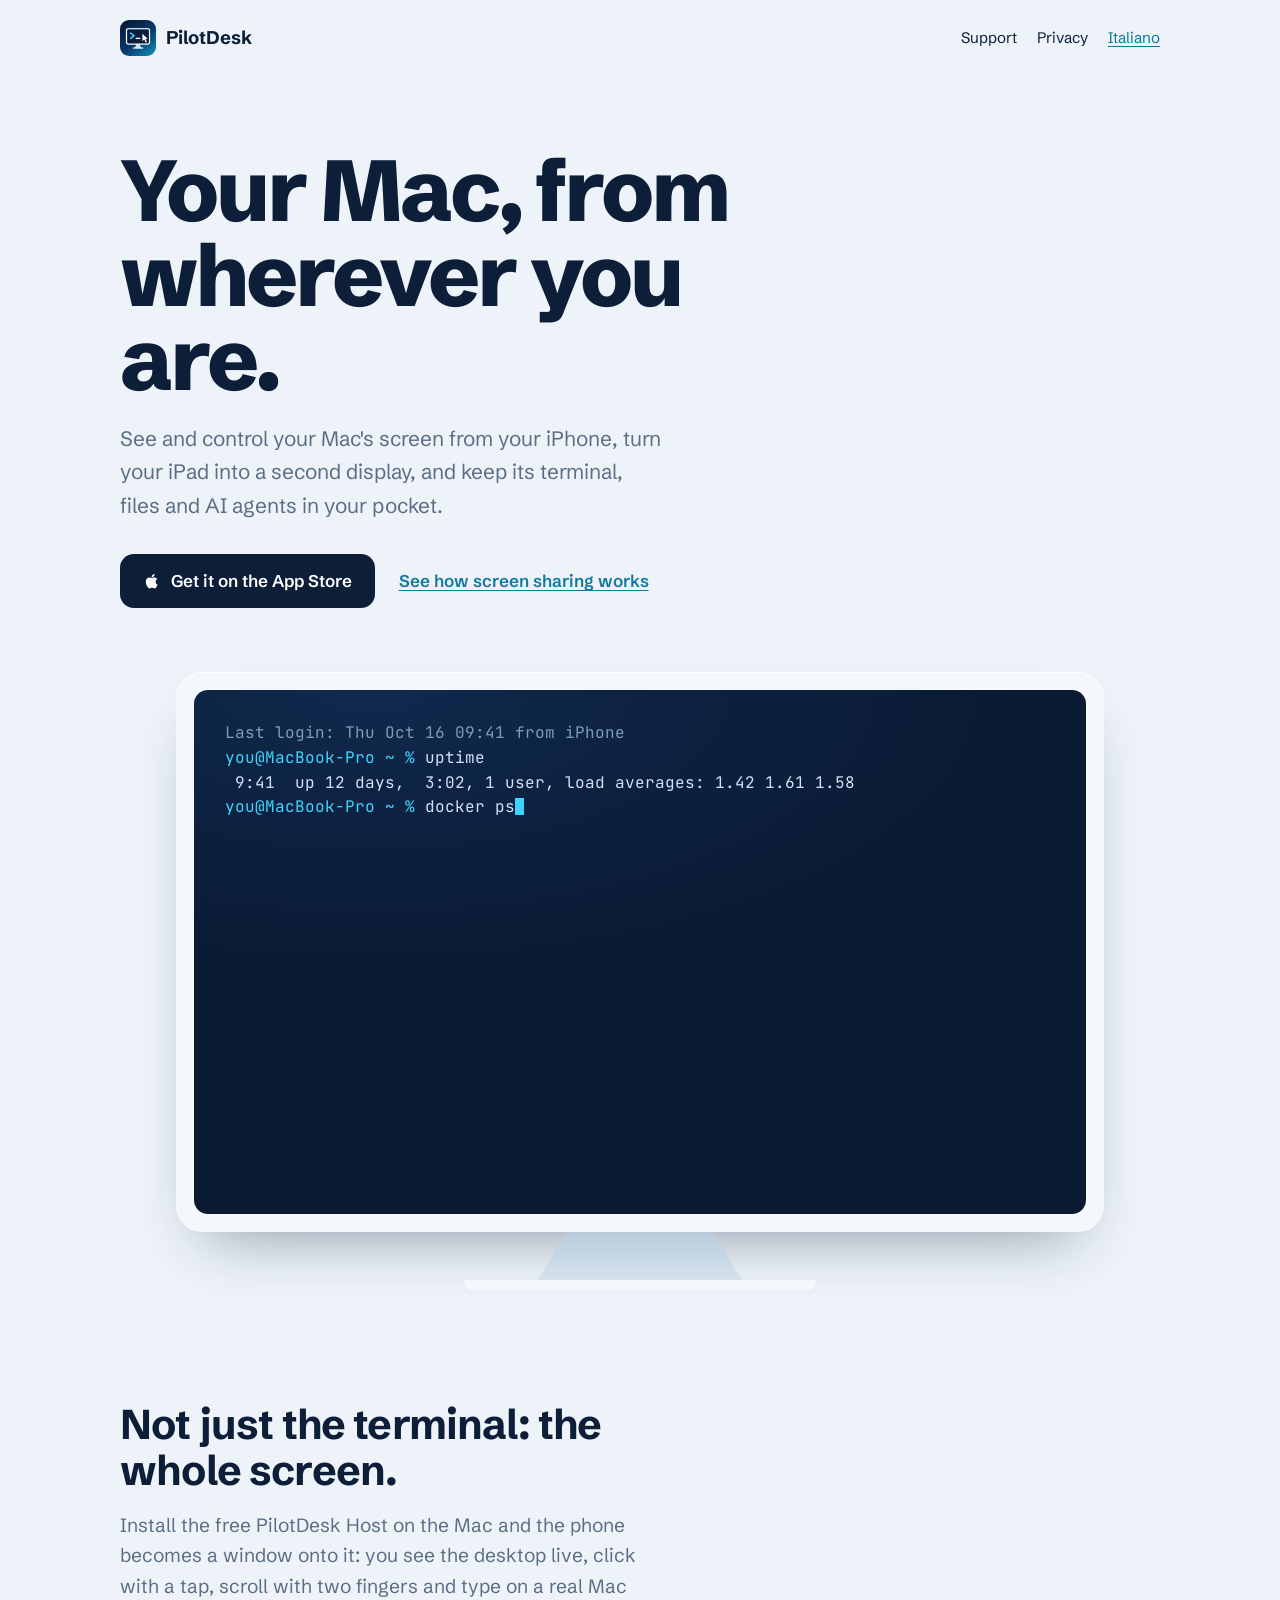
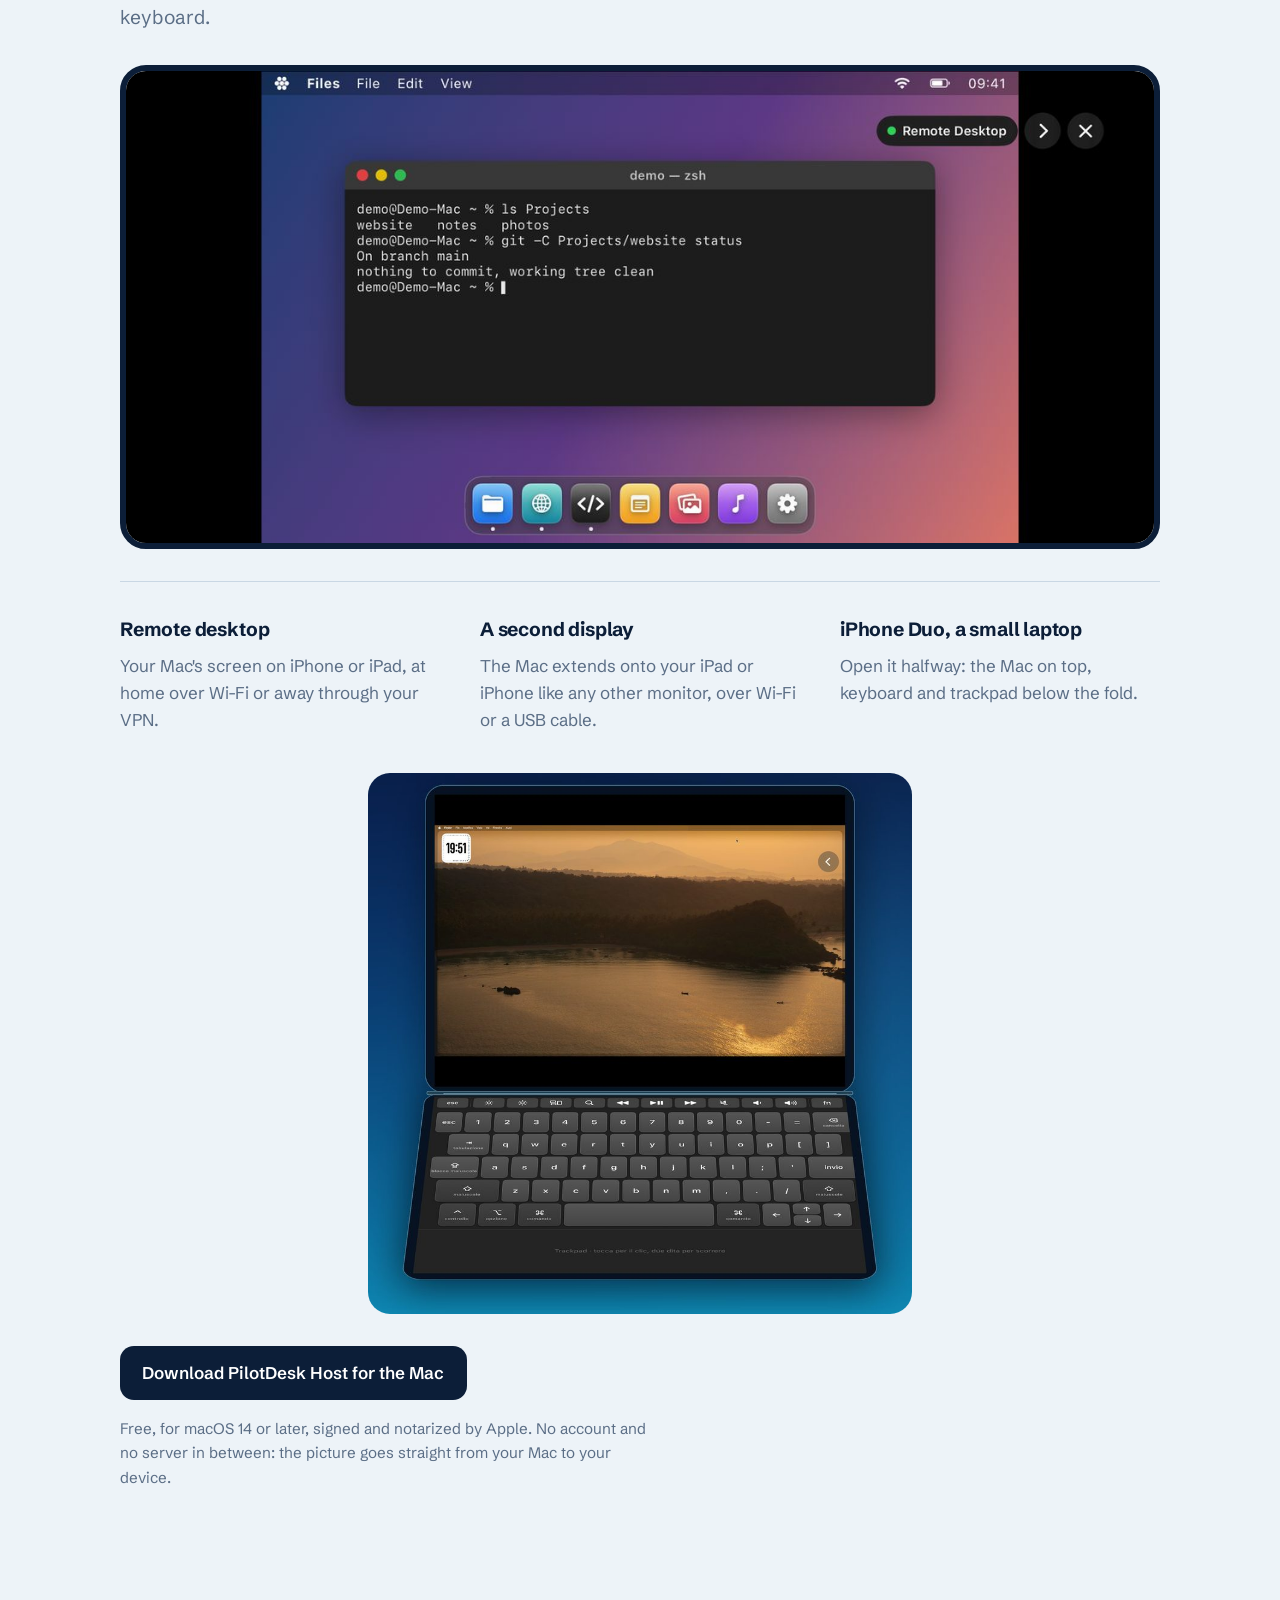
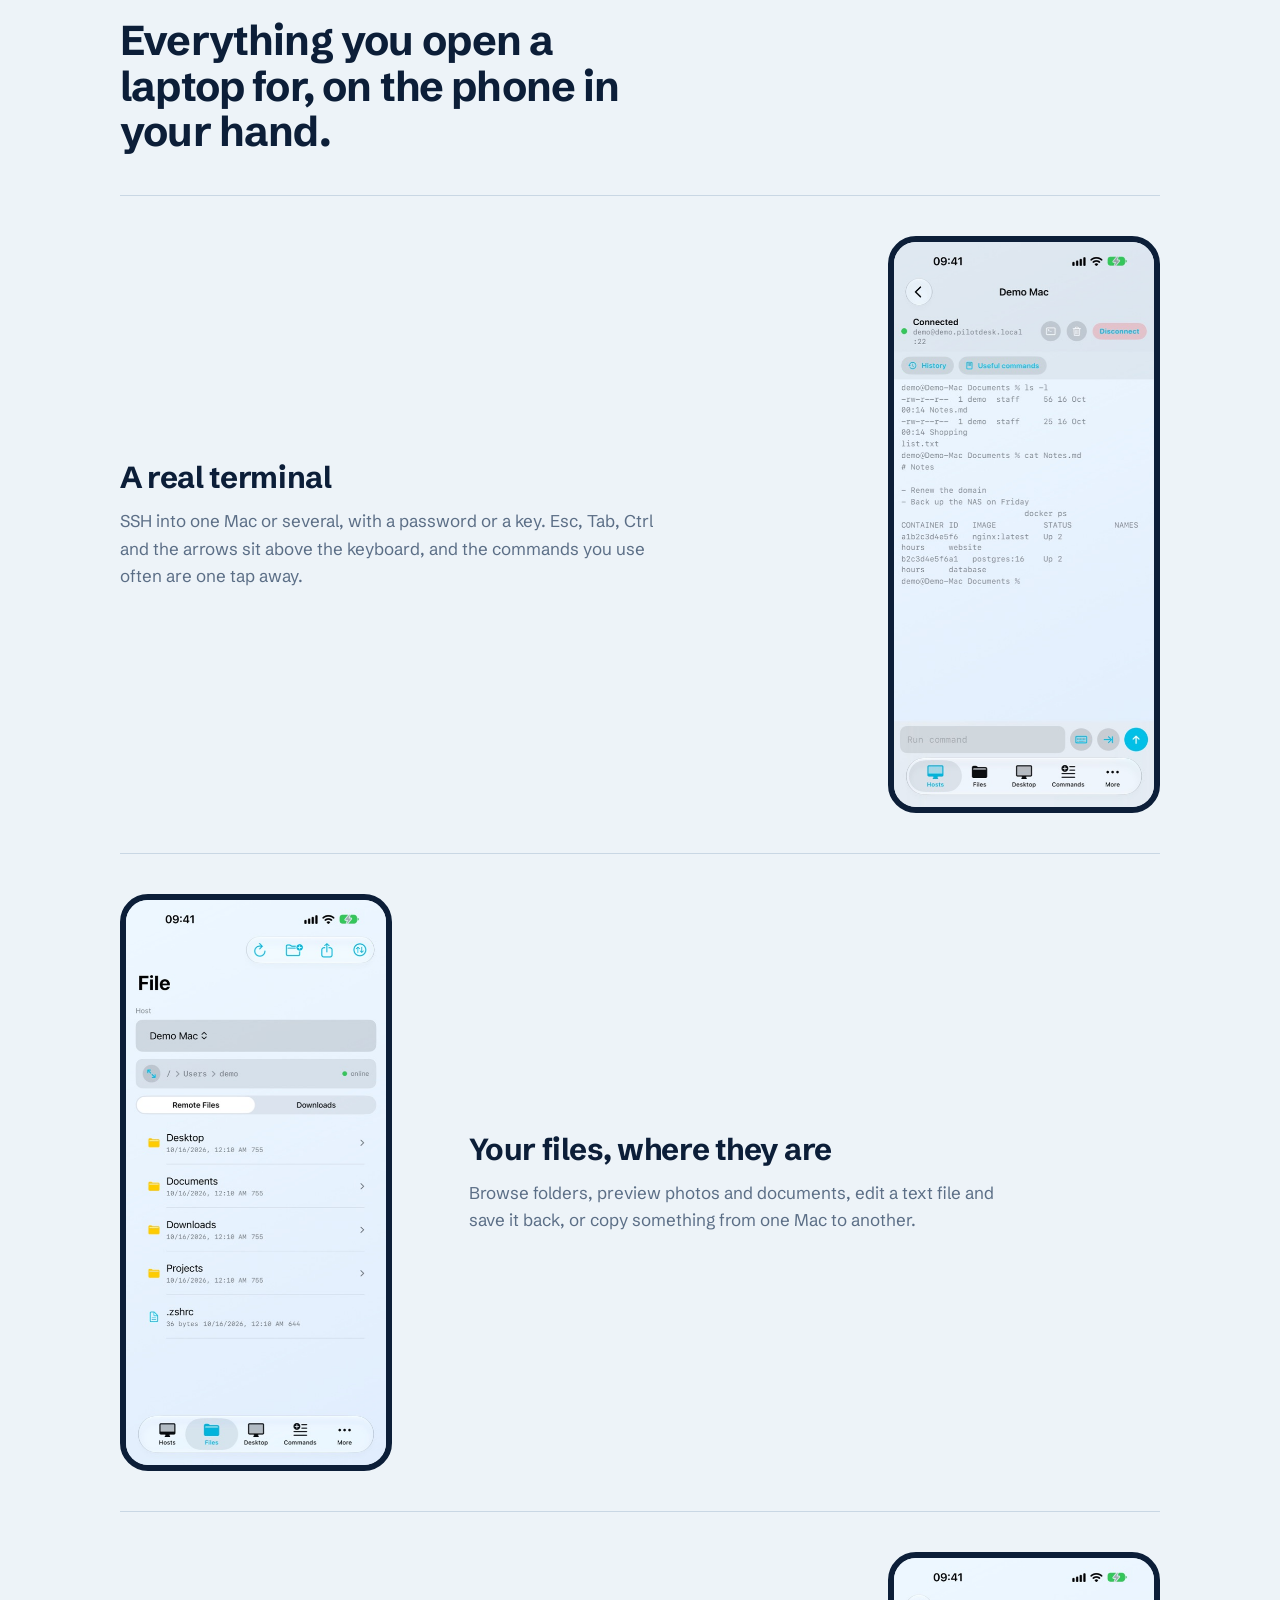
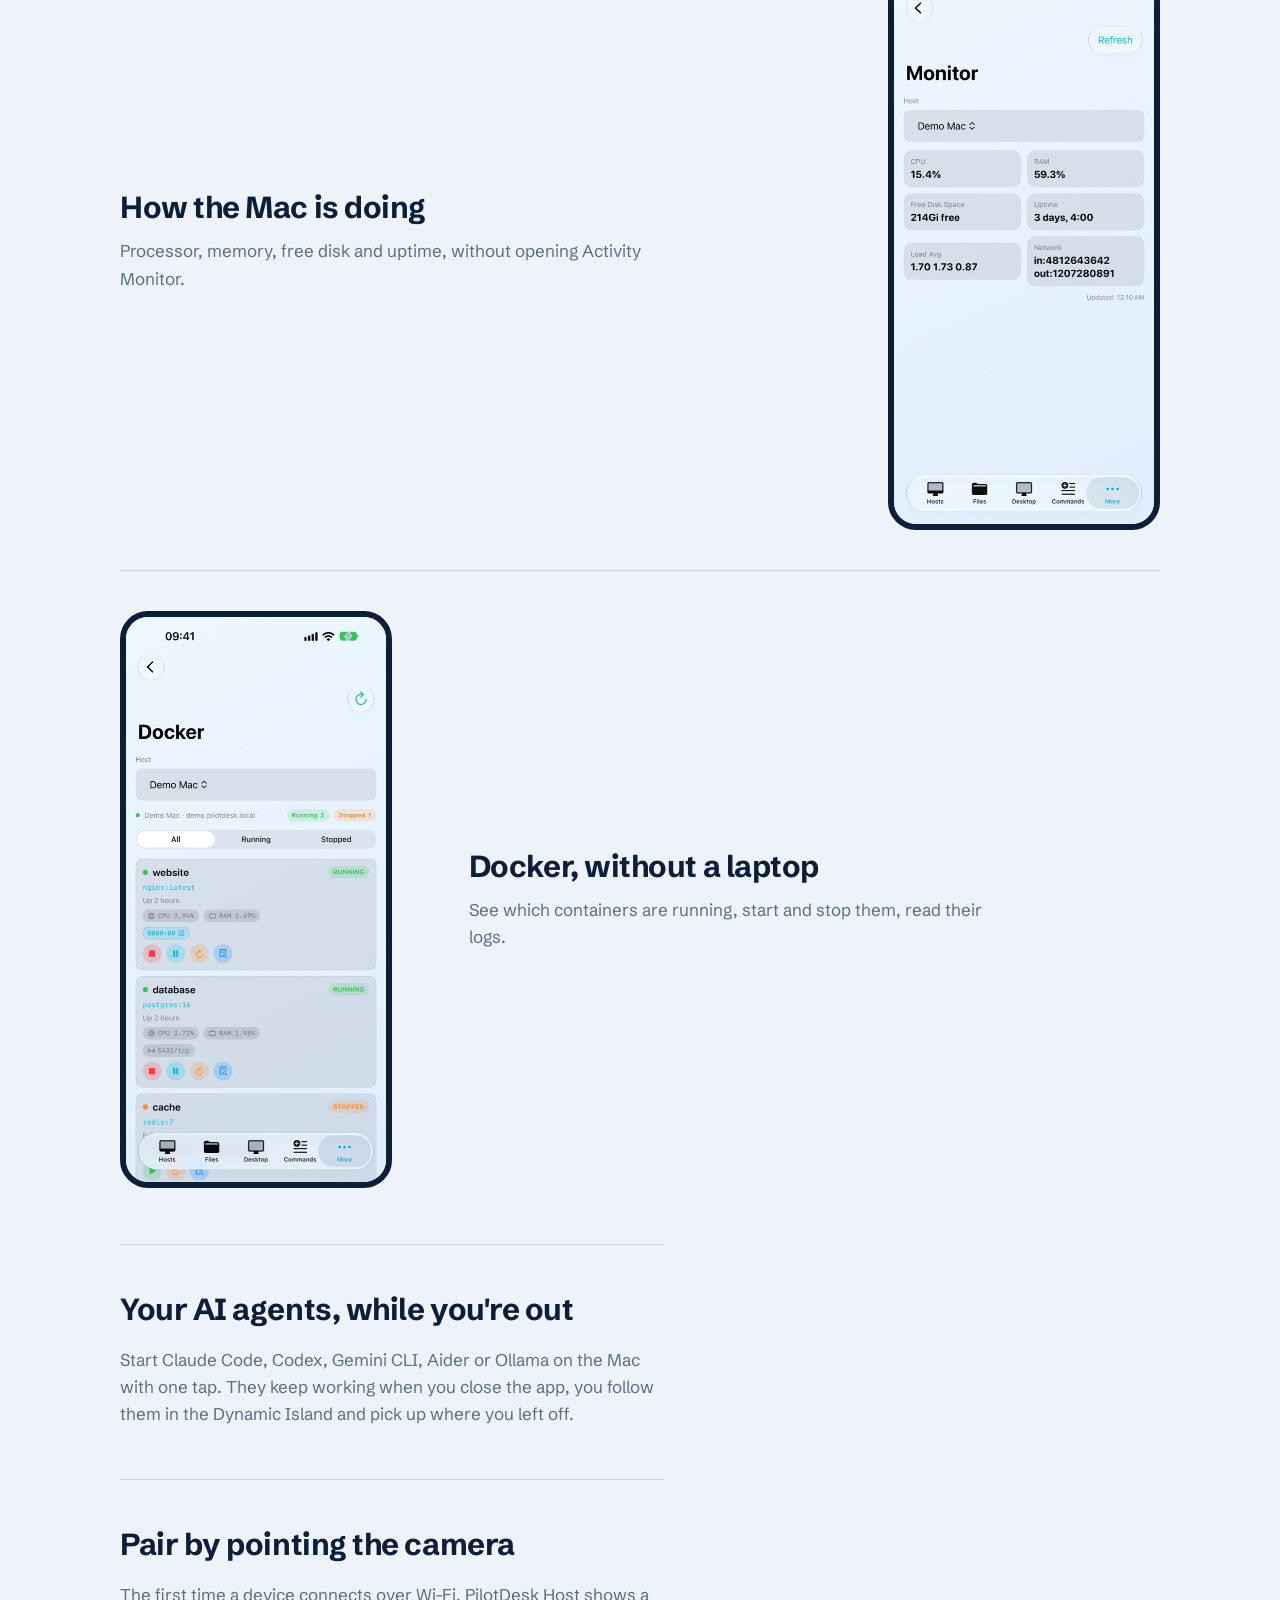
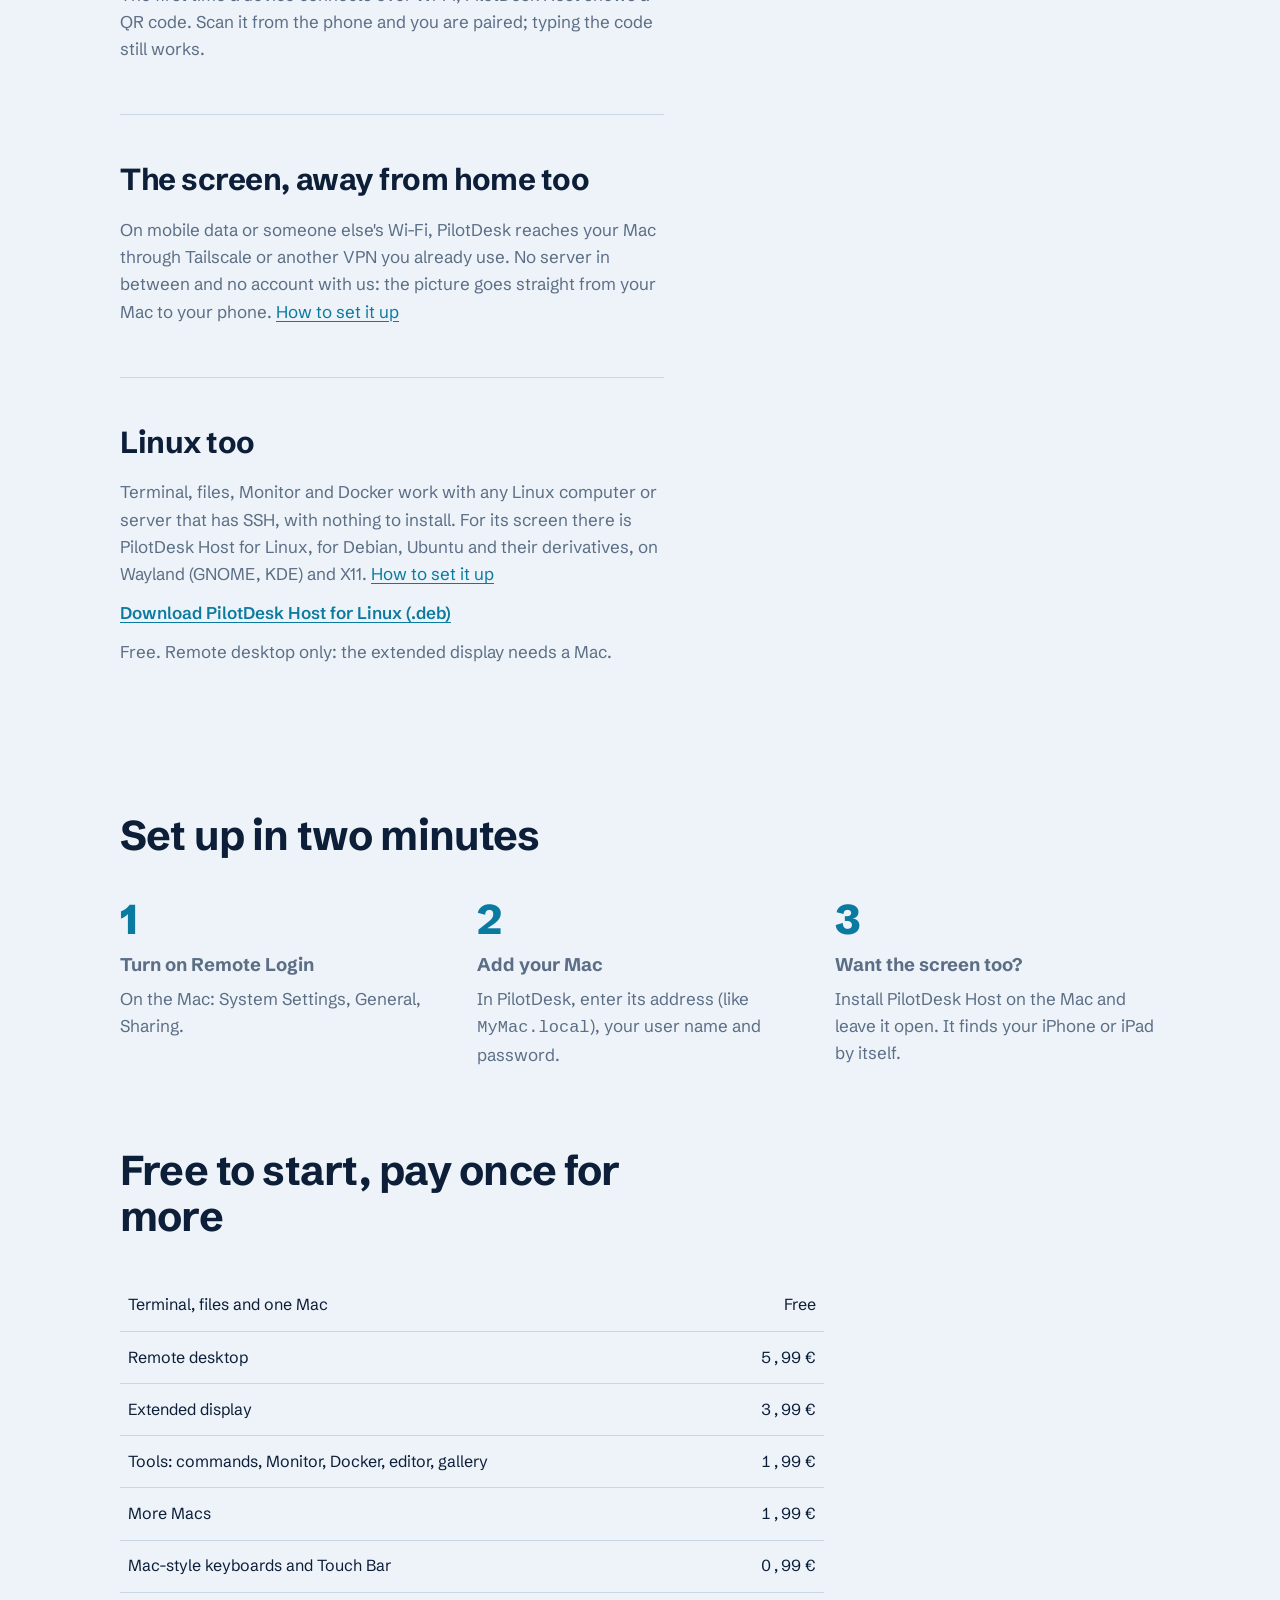
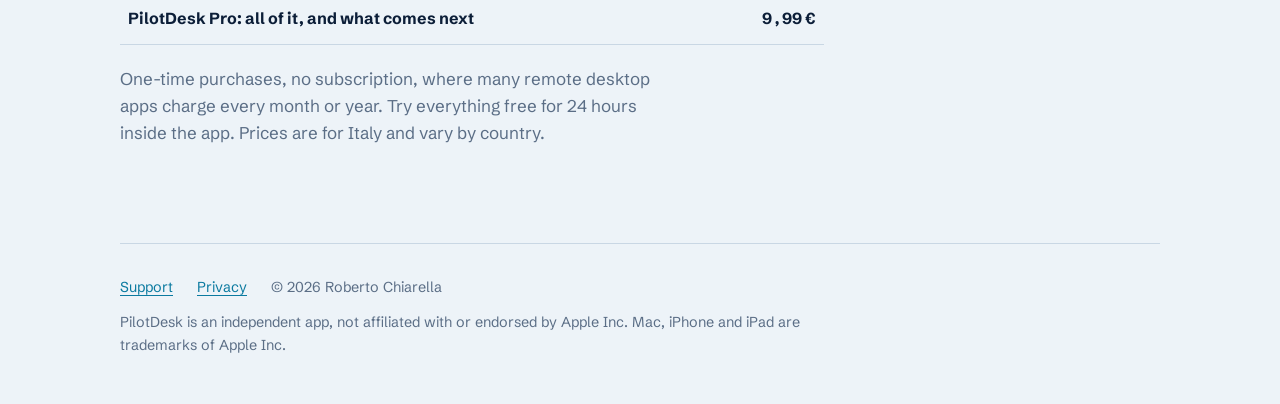
<file: index.html>
<!doctype html>
<html lang="en" data-lang="en">
<head>
<meta charset="utf-8">
<meta name="viewport" content="width=device-width, initial-scale=1">
<title>PilotDesk – Your Mac from iPhone and iPad</title>
<meta name="description" content="PilotDesk opens your Mac's terminal and files on iPhone and iPad, shows its screen and turns your iPad into a second display.">
<link rel="icon" href="icon.png">
<link rel="apple-touch-icon" href="icon.png">
<link rel="preconnect" href="https://fonts.googleapis.com">
<link rel="preconnect" href="https://fonts.gstatic.com" crossorigin>
<link href="https://fonts.googleapis.com/css2?family=JetBrains+Mono:wght@400&family=Schibsted+Grotesk:wght@400;600;700;800&display=swap" rel="stylesheet">
<link rel="stylesheet" href="style.css?v=5">
<script src="lang.js?v=4"></script>
</head>
<body>
<div class="wrap">

<header class="top">
  <a class="brand" href="index.html"><img src="icon.png" alt="">PilotDesk</a>
  <nav>
    <a href="support.html"><span lang="en">Support</span><span lang="it">Assistenza</span></a>
    <a href="privacy.html">Privacy</a>
    <button class="lang-switch" onclick="switchLanguage()"><span lang="en">Italiano</span><span lang="it">English</span></button>
  </nav>
</header>

<main>
<section class="hero">
  <h1><span lang="en">Your Mac, from wherever you are.</span><span lang="it">Il tuo Mac, ovunque tu sia.</span></h1>
  <p class="lede" lang="en">See and control your Mac's screen from your iPhone, turn your iPad into a second display, and keep its terminal, files and AI agents in your pocket.</p>
  <p class="lede" lang="it">Vedi e comandi lo schermo del Mac dall'iPhone, usi l'iPad come secondo monitor, e hai in tasca il suo terminale, i file e gli agenti IA.</p>
  <div class="actions">
    <a class="store" href="https://apps.apple.com/app/id6823354511">
      <svg viewBox="0 0 24 24" aria-hidden="true"><path d="M16.37 12.77c-.02-2.2 1.8-3.26 1.88-3.31-1.03-1.5-2.62-1.7-3.18-1.73-1.35-.14-2.64.8-3.33.8-.69 0-1.74-.78-2.87-.76-1.47.02-2.83.86-3.59 2.18-1.53 2.66-.39 6.6 1.1 8.75.73 1.05 1.6 2.24 2.73 2.2 1.1-.05 1.51-.71 2.84-.71 1.32 0 1.7.71 2.86.69 1.18-.02 1.93-1.07 2.65-2.13.84-1.22 1.18-2.4 1.2-2.46-.03-.01-2.3-.88-2.32-3.52zM14.2 6.3c.6-.73 1.01-1.75.9-2.76-.87.04-1.92.58-2.54 1.31-.56.65-1.05 1.68-.92 2.67.97.08 1.96-.49 2.56-1.22z"/></svg>
      <span lang="en">Get it on the App Store</span><span lang="it">Scaricala dall'App Store</span>
    </a>
    <a class="host-link" href="#host"><span lang="en">See how screen sharing works</span><span lang="it">Guarda come funziona lo schermo</span></a>
  </div>

  <div class="mac" aria-hidden="true">
    <div class="display"><div class="glass"><pre class="term" id="term"></pre></div></div>
    <div class="stand"></div><div class="foot"></div>
  </div>
</section>

<section class="screens" id="host">
  <h2><span lang="en">Not just the terminal: the whole screen.</span><span lang="it">Non solo il terminale: tutto lo schermo.</span></h2>
  <p class="lede" lang="en">Install the free PilotDesk Host on the Mac and the phone becomes a window onto it: you see the desktop live, click with a tap, scroll with two fingers and type on a real Mac keyboard.</p>
  <p class="lede" lang="it">Installi sul Mac PilotDesk Host, gratis, e il telefono diventa una finestra sul Mac: vedi il desktop dal vivo, clicchi con un tocco, scorri con due dita e scrivi su una vera tastiera da Mac.</p>

  <figure class="wide"><img lang="en" src="img/en-screen.jpg" alt="The Mac's desktop on an iPhone held sideways" loading="lazy" width="1200" height="552"><img lang="it" src="img/it-screen.jpg" alt="Il desktop del Mac su un iPhone girato" loading="lazy" width="1200" height="552"></figure>

  <div class="trio">
    <div>
      <h3><span lang="en">Remote desktop</span><span lang="it">Desktop remoto</span></h3>
      <p lang="en">Your Mac's screen on iPhone or iPad, at home over Wi-Fi or away through your VPN.</p>
      <p lang="it">Lo schermo del Mac su iPhone o iPad, a casa via Wi-Fi o fuori attraverso la tua VPN.</p>
    </div>
    <div>
      <h3><span lang="en">A second display</span><span lang="it">Un secondo monitor</span></h3>
      <p lang="en">The Mac extends onto your iPad or iPhone like any other monitor, over Wi-Fi or a USB cable.</p>
      <p lang="it">Il Mac si allarga sull'iPad o sull'iPhone come su un monitor qualsiasi, via Wi-Fi o con il cavo USB.</p>
    </div>
    <div>
      <h3><span lang="en">iPhone Duo, a small laptop</span><span lang="it">iPhone Duo, un piccolo portatile</span></h3>
      <p lang="en">Open it halfway: the Mac on top, keyboard and trackpad below the fold.</p>
      <p lang="it">Aprilo a metà: il Mac sopra, tastiera e trackpad sotto la piega.</p>
    </div>
  </div>

  <figure class="duo"><img lang="en" src="img/en-duo.jpg" alt="iPhone Duo opened like a laptop, the Mac's screen on top and the keyboard below" loading="lazy" width="900" height="894"><img lang="it" src="img/it-duo.jpg" alt="iPhone Duo aperto come un portatile, lo schermo del Mac sopra e la tastiera sotto" loading="lazy" width="900" height="894"></figure>

  <p><a class="store" href="https://github.com/robchdev/pilotdesk-site/releases/latest/download/PilotDesk-Host.dmg"><span lang="en">Download PilotDesk Host for the Mac</span><span lang="it">Scarica PilotDesk Host per il Mac</span></a></p>
  <p class="small" lang="en">Free, for macOS 14 or later, signed and notarized by Apple. No account and no server in between: the picture goes straight from your Mac to your device.</p>
  <p class="small" lang="it">Gratis, per macOS 14 o successivo, firmata e notarizzata da Apple. Nessun account e nessun server in mezzo: l'immagine va dritta dal Mac al tuo dispositivo.</p>
</section>

<section class="features">
  <h2><span lang="en">Everything you open a laptop for, on the phone in your hand.</span><span lang="it">Quello per cui apriresti il portatile, sul telefono che hai in mano.</span></h2>

  <div class="feature">
    <div>
      <h3><span lang="en">A real terminal</span><span lang="it">Un vero terminale</span></h3>
      <p lang="en">SSH into one Mac or several, with a password or a key. Esc, Tab, Ctrl and the arrows sit above the keyboard, and the commands you use often are one tap away.</p>
      <p lang="it">Entri in SSH su uno o più Mac, con password o chiave. Esc, Tab, Ctrl e frecce stanno sopra la tastiera, e i comandi che usi spesso sono a un tocco.</p>
    </div>
    <div class="shot"><img lang="en" src="img/en-1.jpg" alt="The terminal connected to a Mac" loading="lazy" width="507" height="1100"><img lang="it" src="img/it-1.jpg" alt="Il terminale collegato a un Mac" loading="lazy" width="507" height="1100"></div>
  </div>

  <div class="feature">
    <div>
      <h3><span lang="en">Your files, where they are</span><span lang="it">I tuoi file, dove sono</span></h3>
      <p lang="en">Browse folders, preview photos and documents, edit a text file and save it back, or copy something from one Mac to another.</p>
      <p lang="it">Sfogli le cartelle, guardi foto e documenti, modifichi un file di testo e lo salvi sul Mac, o copi qualcosa da un Mac all'altro.</p>
    </div>
    <div class="shot"><img lang="en" src="img/en-2.jpg" alt="Folders on the Mac" loading="lazy" width="507" height="1100"><img lang="it" src="img/it-2.jpg" alt="Le cartelle del Mac" loading="lazy" width="507" height="1100"></div>
  </div>

  <div class="feature">
    <div>
      <h3><span lang="en">How the Mac is doing</span><span lang="it">Come sta il Mac</span></h3>
      <p lang="en">Processor, memory, free disk and uptime, without opening Activity Monitor.</p>
      <p lang="it">Processore, memoria, disco libero e da quanto è acceso, senza aprire Monitoraggio Attività.</p>
    </div>
    <div class="shot"><img lang="en" src="img/en-3.jpg" alt="CPU, memory and disk of the Mac" loading="lazy" width="507" height="1100"><img lang="it" src="img/it-3.jpg" alt="Processore, memoria e disco del Mac" loading="lazy" width="507" height="1100"></div>
  </div>

  <div class="feature">
    <div>
      <h3><span lang="en">Docker, without a laptop</span><span lang="it">Docker, senza portatile</span></h3>
      <p lang="en">See which containers are running, start and stop them, read their logs.</p>
      <p lang="it">Vedi quali container sono attivi, li avvii e li fermi, leggi i loro log.</p>
    </div>
    <div class="shot"><img lang="en" src="img/en-4.jpg" alt="Docker containers on the Mac" loading="lazy" width="507" height="1100"><img lang="it" src="img/it-4.jpg" alt="I container Docker del Mac" loading="lazy" width="507" height="1100"></div>
  </div>

  <div class="screen-note">
    <h3><span lang="en">Your AI agents, while you're out</span><span lang="it">I tuoi agenti IA, mentre sei fuori</span></h3>
    <p lang="en">Start Claude Code, Codex, Gemini CLI, Aider or Ollama on the Mac with one tap. They keep working when you close the app, you follow them in the Dynamic Island and pick up where you left off.</p>
    <p lang="it">Avvii Claude Code, Codex, Gemini CLI, Aider o Ollama sul Mac con un tocco. Continuano a lavorare quando chiudi l'app, li segui nella Dynamic Island e riprendi da dove eri rimasto.</p>
  </div>

  <div class="screen-note">
    <h3><span lang="en">Pair by pointing the camera</span><span lang="it">Abbini inquadrando</span></h3>
    <p lang="en">The first time a device connects over Wi-Fi, PilotDesk Host shows a QR code. Scan it from the phone and you are paired; typing the code still works.</p>
    <p lang="it">La prima volta che un dispositivo si collega via Wi-Fi, PilotDesk Host mostra un codice QR. Lo inquadri dal telefono e sei abbinato; scrivere il codice funziona ancora.</p>
  </div>

  <div class="screen-note">
    <h3><span lang="en">The screen, away from home too</span><span lang="it">Lo schermo, anche fuori casa</span></h3>
    <p lang="en">On mobile data or someone else's Wi-Fi, PilotDesk reaches your Mac through Tailscale or another VPN you already use. No server in between and no account with us: the picture goes straight from your Mac to your phone. <a href="support.html#away">How to set it up</a></p>
    <p lang="it">Con i dati mobili o il Wi-Fi di qualcun altro, PilotDesk raggiunge il tuo Mac attraverso Tailscale o un'altra VPN che usi già. Nessun server in mezzo e nessun account da noi: l'immagine va dritta dal tuo Mac al tuo telefono. <a href="support.html#away">Come configurarlo</a></p>
  </div>

  <div class="screen-note" id="linux">
    <h3><span lang="en">Linux too</span><span lang="it">Anche Linux</span></h3>
    <p lang="en">Terminal, files, Monitor and Docker work with any Linux computer or server that has SSH, with nothing to install. For its screen there is PilotDesk Host for Linux, for Debian, Ubuntu and their derivatives, on Wayland (GNOME, KDE) and X11. <a href="support.html#linux">How to set it up</a></p>
    <p lang="it">Terminale, file, Monitor e Docker funzionano con qualsiasi computer o server Linux che abbia SSH, senza installare niente. Per il suo schermo c'è PilotDesk Host per Linux, per Debian, Ubuntu e derivate, su Wayland (GNOME, KDE) e X11. <a href="support.html#linux-it">Come configurarlo</a></p>
    <p><a class="host-link" href="https://github.com/robchdev/pilotdesk-site/releases/download/linux-1.0/pilotdesk-host_1.0_all.deb"><span lang="en">Download PilotDesk Host for Linux (.deb)</span><span lang="it">Scarica PilotDesk Host per Linux (.deb)</span></a></p>
    <p lang="en">Free. Remote desktop only: the extended display needs a Mac.</p>
    <p lang="it">Gratis. Solo desktop remoto: lo schermo esteso richiede un Mac.</p>
  </div>
</section>

<section class="setup">
  <h2><span lang="en">Set up in two minutes</span><span lang="it">Pronta in due minuti</span></h2>
  <ol>
    <li>
      <strong><span lang="en">Turn on Remote Login</span><span lang="it">Attiva Login remoto</span></strong>
      <span lang="en">On the Mac: System Settings, General, Sharing.</span>
      <span lang="it">Sul Mac: Impostazioni di Sistema, Generali, Condivisione.</span>
    </li>
    <li>
      <strong><span lang="en">Add your Mac</span><span lang="it">Aggiungi il tuo Mac</span></strong>
      <span lang="en">In PilotDesk, enter its address (like <code>MyMac.local</code>), your user name and password.</span>
      <span lang="it">In PilotDesk scrivi il suo indirizzo (tipo <code>MioMac.local</code>), il nome utente e la password.</span>
    </li>
    <li>
      <strong><span lang="en">Want the screen too?</span><span lang="it">Vuoi anche lo schermo?</span></strong>
      <span lang="en">Install PilotDesk Host on the Mac and leave it open. It finds your iPhone or iPad by itself.</span>
      <span lang="it">Installa PilotDesk Host sul Mac e lasciala aperta. Trova da sola il tuo iPhone o iPad.</span>
    </li>
  </ol>
</section>

<section class="price">
  <h2><span lang="en">Free to start, pay once for more</span><span lang="it">Gratis per iniziare, paghi una volta per il resto</span></h2>
  <table>
    <tbody>
      <tr><td><span lang="en">Terminal, files and one Mac</span><span lang="it">Terminale, file e un Mac</span></td><td><span lang="en">Free</span><span lang="it">Gratis</span></td></tr>
      <tr><td><span lang="en">Remote desktop</span><span lang="it">Desktop remoto</span></td><td>5,99 €</td></tr>
      <tr><td><span lang="en">Extended display</span><span lang="it">Schermo esteso</span></td><td>3,99 €</td></tr>
      <tr><td><span lang="en">Tools: commands, Monitor, Docker, editor, gallery</span><span lang="it">Strumenti: comandi, Monitor, Docker, editor, galleria</span></td><td>1,99 €</td></tr>
      <tr><td><span lang="en">More Macs</span><span lang="it">Più Mac</span></td><td>1,99 €</td></tr>
      <tr><td><span lang="en">Mac-style keyboards and Touch Bar</span><span lang="it">Tastiere in stile Mac e Touch Bar</span></td><td>0,99 €</td></tr>
      <tr class="pro"><td><span lang="en">PilotDesk Pro: all of it, and what comes next</span><span lang="it">PilotDesk Pro: tutto, e quello che arriverà</span></td><td>9,99 €</td></tr>
    </tbody>
  </table>
  <p lang="en">One-time purchases, no subscription, where many remote desktop apps charge every month or year. Try everything free for 24 hours inside the app. Prices are for Italy and vary by country.</p>
  <p lang="it">Acquisti una tantum, nessun abbonamento, mentre molte app di desktop remoto si pagano ogni mese o ogni anno. Nell'app provi tutto gratis per 24 ore. Prezzi per l'Italia, cambiano da paese a paese.</p>
</section>
</main>

<footer>
  <div class="row">
    <a href="support.html"><span lang="en">Support</span><span lang="it">Assistenza</span></a>
    <a href="privacy.html">Privacy</a>
    <span>© 2026 Roberto Chiarella</span>
  </div>
  <p lang="en">PilotDesk is an independent app, not affiliated with or endorsed by Apple Inc. Mac, iPhone and iPad are trademarks of Apple Inc.</p>
  <p lang="it">PilotDesk è un'app indipendente, non affiliata ad Apple Inc. né approvata da essa. Mac, iPhone e iPad sono marchi di Apple Inc.</p>
</footer>

</div>
<script src="term.js?v=4"></script>
</body>
</html>
</file>
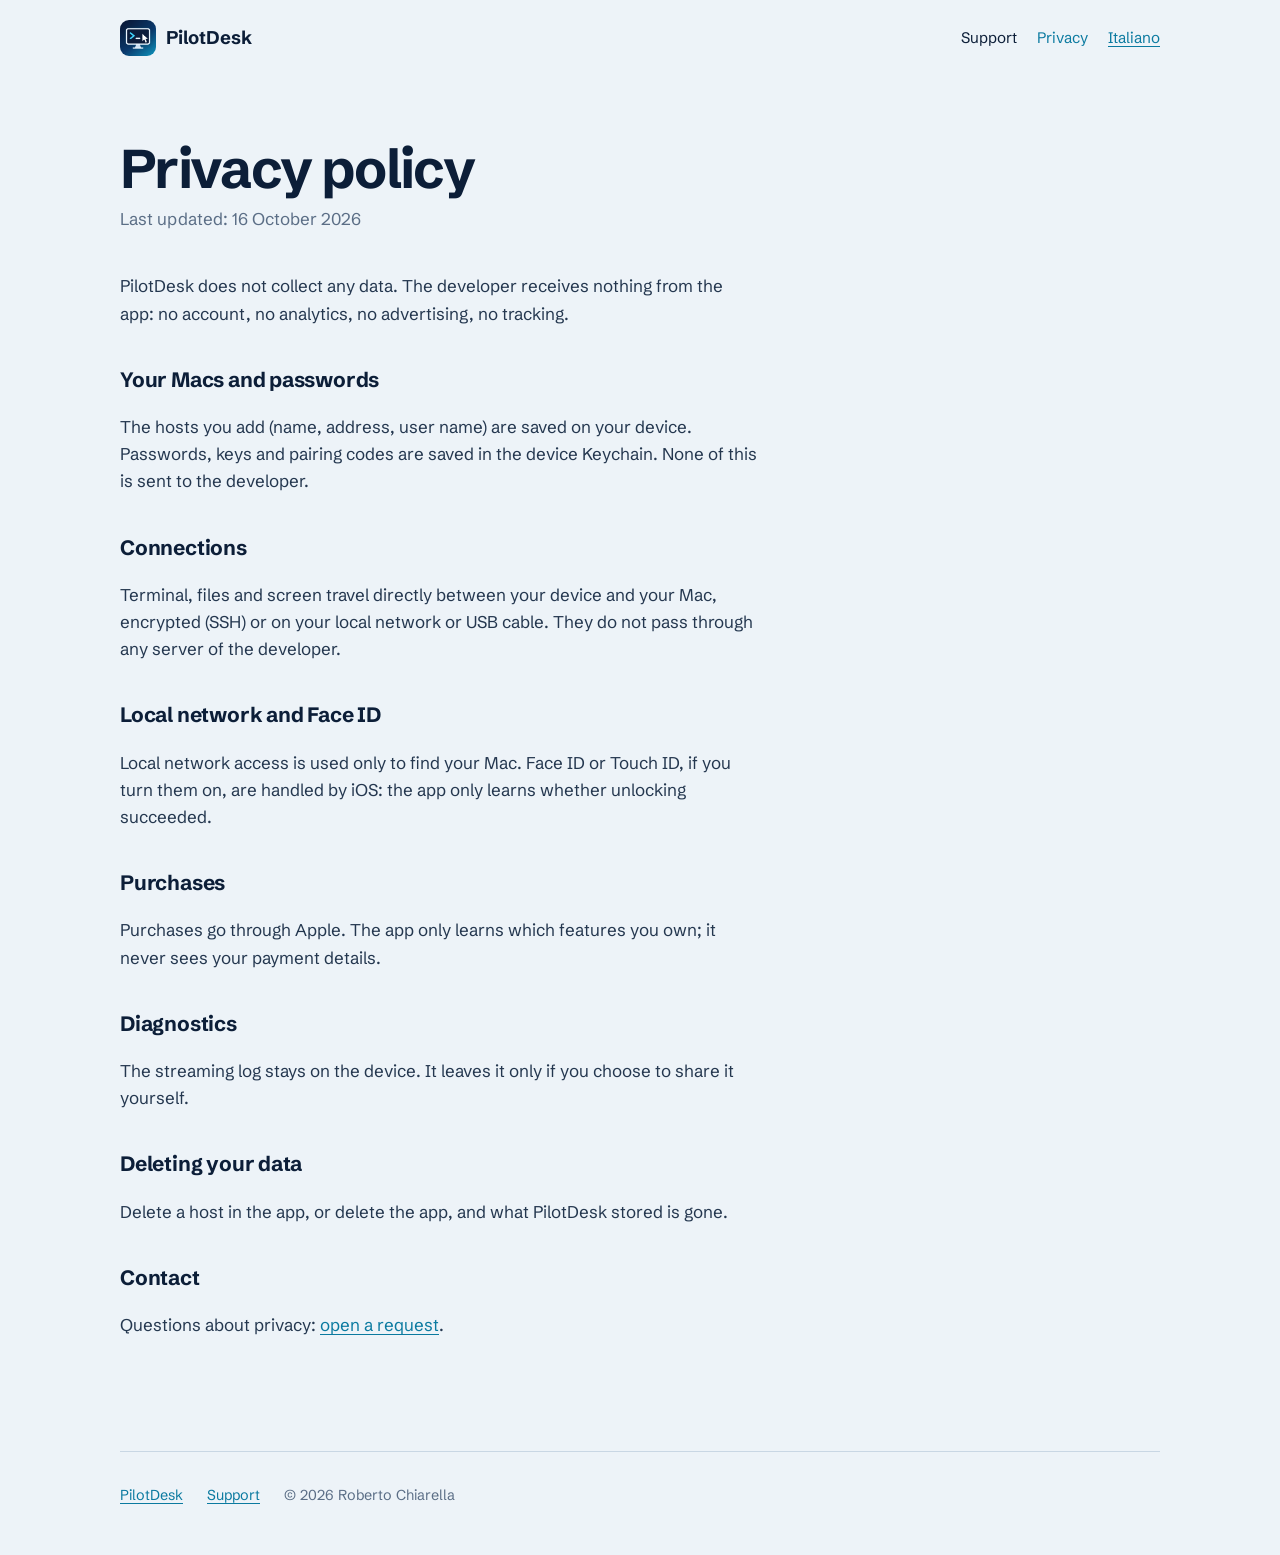
<file: privacy.html>
<!doctype html>
<html lang="en" data-lang="en">
<head>
<meta charset="utf-8">
<meta name="viewport" content="width=device-width, initial-scale=1">
<title>PilotDesk – Privacy</title>
<link rel="icon" href="icon.png">
<link rel="preconnect" href="https://fonts.googleapis.com">
<link rel="preconnect" href="https://fonts.gstatic.com" crossorigin>
<link href="https://fonts.googleapis.com/css2?family=JetBrains+Mono:wght@400&family=Schibsted+Grotesk:wght@400;600;700;800&display=swap" rel="stylesheet">
<link rel="stylesheet" href="style.css?v=4">
<script src="lang.js?v=4"></script>
</head>
<body>
<div class="wrap">

<header class="top">
  <a class="brand" href="index.html"><img src="icon.png" alt="">PilotDesk</a>
  <nav>
    <a href="support.html"><span lang="en">Support</span><span lang="it">Assistenza</span></a>
    <a href="privacy.html" aria-current="page">Privacy</a>
    <button class="lang-switch" onclick="switchLanguage()"><span lang="en">Italiano</span><span lang="it">English</span></button>
  </nav>
</header>

<main class="prose">
<div lang="en">
  <h1>Privacy policy</h1>
  <p class="updated">Last updated: 16 October 2026</p>
  <p>PilotDesk does not collect any data. The developer receives nothing from the app: no account, no analytics, no advertising, no tracking.</p>

  <h2>Your Macs and passwords</h2>
  <p>The hosts you add (name, address, user name) are saved on your device. Passwords, keys and pairing codes are saved in the device Keychain. None of this is sent to the developer.</p>

  <h2>Connections</h2>
  <p>Terminal, files and screen travel directly between your device and your Mac, encrypted (SSH) or on your local network or USB cable. They do not pass through any server of the developer.</p>

  <h2>Local network and Face ID</h2>
  <p>Local network access is used only to find your Mac. Face ID or Touch ID, if you turn them on, are handled by iOS: the app only learns whether unlocking succeeded.</p>

  <h2>Purchases</h2>
  <p>Purchases go through Apple. The app only learns which features you own; it never sees your payment details.</p>

  <h2>Diagnostics</h2>
  <p>The streaming log stays on the device. It leaves it only if you choose to share it yourself.</p>

  <h2>Deleting your data</h2>
  <p>Delete a host in the app, or delete the app, and what PilotDesk stored is gone.</p>

  <h2>Contact</h2>
  <p>Questions about privacy: <a href="https://github.com/robchdev/pilotdesk-site/issues/new">open a request</a>.</p>
</div>

<div lang="it">
  <h1>Informativa sulla privacy</h1>
  <p class="updated">Ultimo aggiornamento: 16 ottobre 2026</p>
  <p>PilotDesk non raccoglie alcun dato. Lo sviluppatore non riceve niente dall'app: nessun account, nessuna statistica, nessuna pubblicità, nessun tracciamento.</p>

  <h2>I tuoi Mac e le password</h2>
  <p>Gli host che aggiungi (nome, indirizzo, nome utente) restano sul tuo dispositivo. Password, chiavi e codici di abbinamento sono nel portachiavi del dispositivo. Niente di tutto questo viene inviato allo sviluppatore.</p>

  <h2>Connessioni</h2>
  <p>Terminale, file e schermo viaggiano direttamente tra il tuo dispositivo e il tuo Mac, cifrati (SSH) oppure sulla rete locale o sul cavo USB. Non passano da nessun server dello sviluppatore.</p>

  <h2>Rete locale e Face ID</h2>
  <p>L'accesso alla rete locale serve solo a trovare il tuo Mac. Face ID o Touch ID, se li attivi, sono gestiti da iOS: l'app sa solo se lo sblocco è riuscito.</p>

  <h2>Acquisti</h2>
  <p>Gli acquisti passano da Apple. L'app sa solo quali funzioni possiedi; non vede mai i tuoi dati di pagamento.</p>

  <h2>Diagnostica</h2>
  <p>Il registro dello streaming resta sul dispositivo. Esce solo se scegli tu di condividerlo.</p>

  <h2>Eliminare i dati</h2>
  <p>Elimina un host nell'app, oppure elimina l'app, e ciò che PilotDesk ha salvato sparisce.</p>

  <h2>Contatto</h2>
  <p>Domande sulla privacy: <a href="https://github.com/robchdev/pilotdesk-site/issues/new">apri una richiesta</a>.</p>
</div>
</main>

<footer>
  <div class="row">
    <a href="index.html">PilotDesk</a>
    <a href="support.html"><span lang="en">Support</span><span lang="it">Assistenza</span></a>
    <span>© 2026 Roberto Chiarella</span>
  </div>
</footer>

</div>
</body>
</html>
</file>
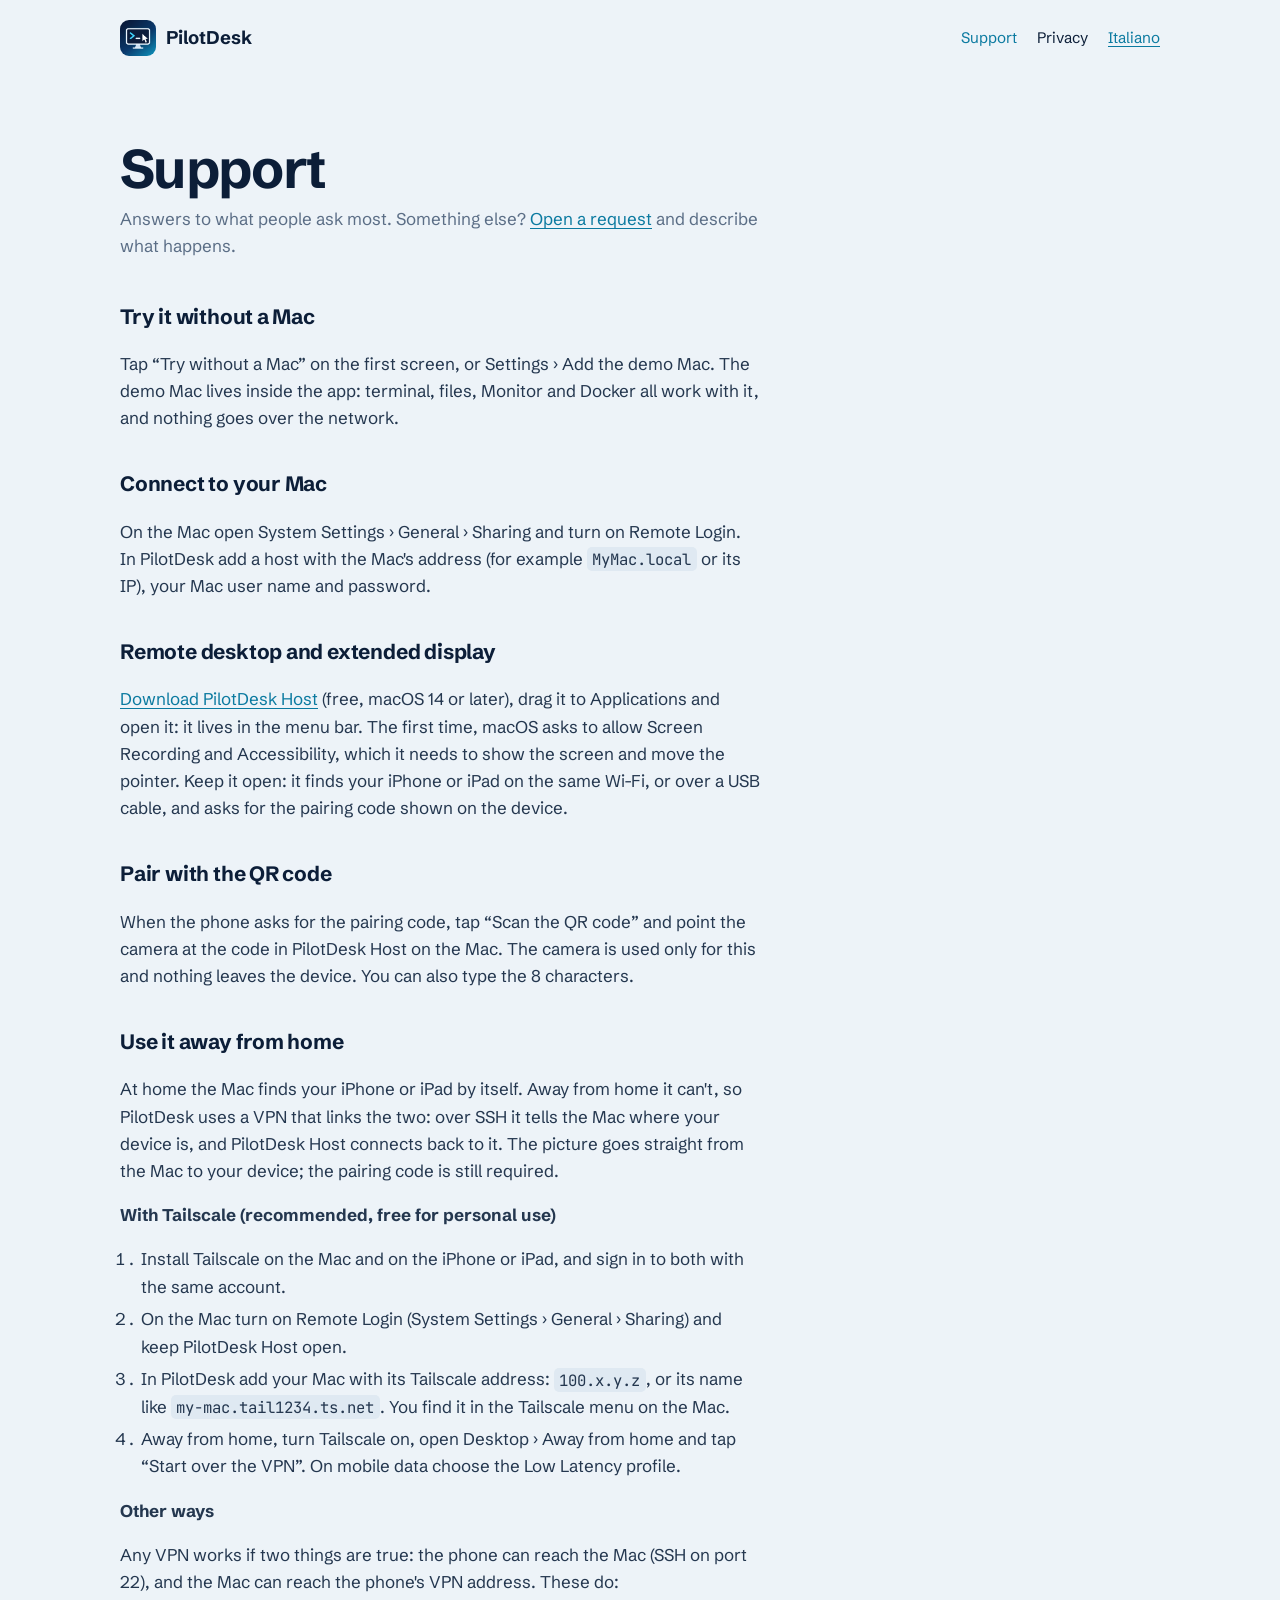
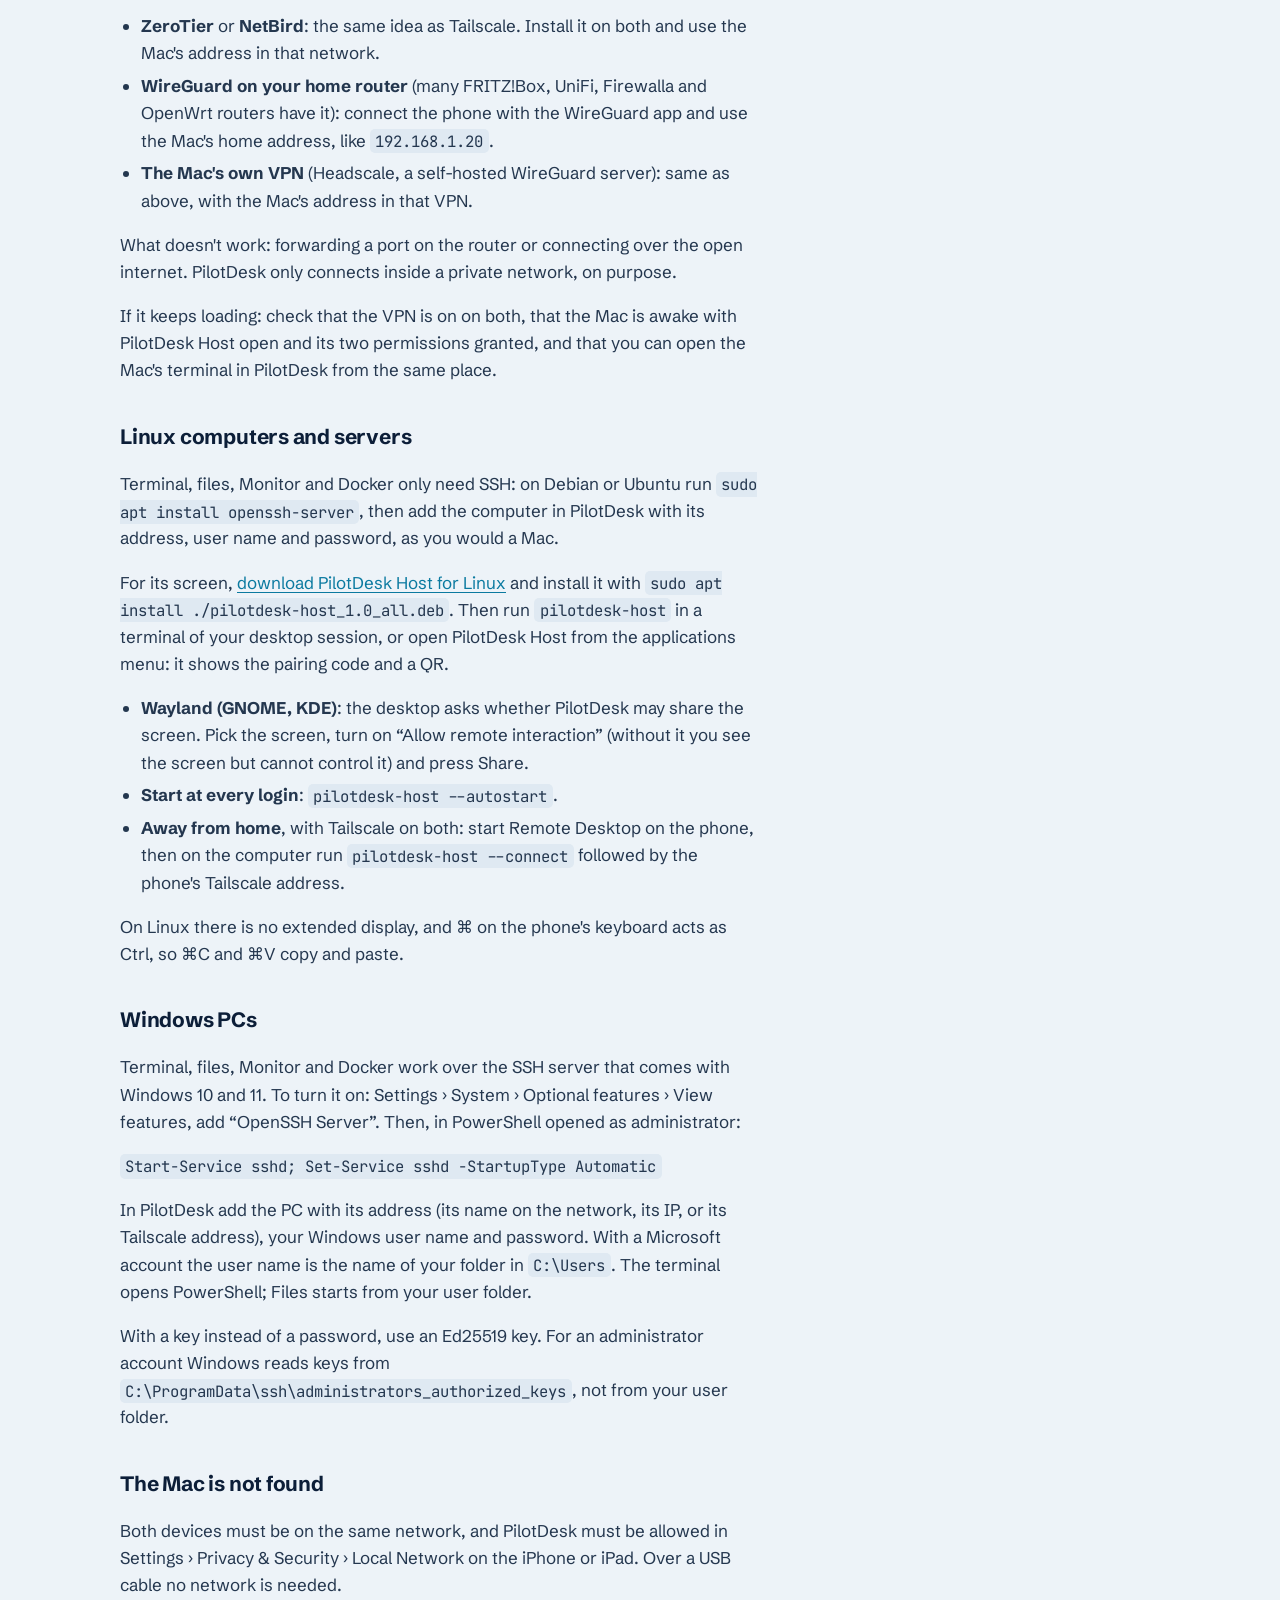
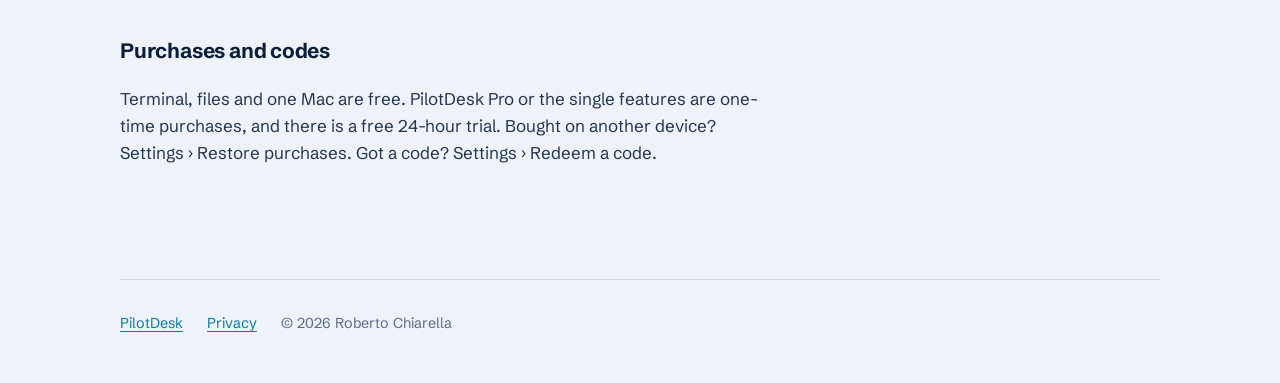
<file: support.html>
<!doctype html>
<html lang="en" data-lang="en">
<head>
<meta charset="utf-8">
<meta name="viewport" content="width=device-width, initial-scale=1">
<title>PilotDesk – Support</title>
<link rel="icon" href="icon.png">
<link rel="preconnect" href="https://fonts.googleapis.com">
<link rel="preconnect" href="https://fonts.gstatic.com" crossorigin>
<link href="https://fonts.googleapis.com/css2?family=JetBrains+Mono:wght@400&family=Schibsted+Grotesk:wght@400;600;700;800&display=swap" rel="stylesheet">
<link rel="stylesheet" href="style.css?v=4">
<script src="lang.js?v=4"></script>
</head>
<body>
<div class="wrap">

<header class="top">
  <a class="brand" href="index.html"><img src="icon.png" alt="">PilotDesk</a>
  <nav>
    <a href="support.html" aria-current="page"><span lang="en">Support</span><span lang="it">Assistenza</span></a>
    <a href="privacy.html">Privacy</a>
    <button class="lang-switch" onclick="switchLanguage()"><span lang="en">Italiano</span><span lang="it">English</span></button>
  </nav>
</header>

<main class="prose">
<div lang="en">
  <h1>Support</h1>
  <p class="updated">Answers to what people ask most. Something else? <a href="https://github.com/robchdev/pilotdesk-site/issues/new">Open a request</a> and describe what happens.</p>

  <h2>Try it without a Mac</h2>
  <p>Tap “Try without a Mac” on the first screen, or Settings › Add the demo Mac. The demo Mac lives inside the app: terminal, files, Monitor and Docker all work with it, and nothing goes over the network.</p>

  <h2>Connect to your Mac</h2>
  <p>On the Mac open System Settings › General › Sharing and turn on Remote Login. In PilotDesk add a host with the Mac's address (for example <code>MyMac.local</code> or its IP), your Mac user name and password.</p>

  <h2>Remote desktop and extended display</h2>
  <p><a href="https://github.com/robchdev/pilotdesk-site/releases/latest/download/PilotDesk-Host.dmg">Download PilotDesk Host</a> (free, macOS 14 or later), drag it to Applications and open it: it lives in the menu bar. The first time, macOS asks to allow Screen Recording and Accessibility, which it needs to show the screen and move the pointer. Keep it open: it finds your iPhone or iPad on the same Wi-Fi, or over a USB cable, and asks for the pairing code shown on the device.</p>

  <h2>Pair with the QR code</h2>
  <p>When the phone asks for the pairing code, tap “Scan the QR code” and point the camera at the code in PilotDesk Host on the Mac. The camera is used only for this and nothing leaves the device. You can also type the 8 characters.</p>

  <h2 id="away">Use it away from home</h2>
  <p>At home the Mac finds your iPhone or iPad by itself. Away from home it can't, so PilotDesk uses a VPN that links the two: over SSH it tells the Mac where your device is, and PilotDesk Host connects back to it. The picture goes straight from the Mac to your device; the pairing code is still required.</p>
  <p><strong>With Tailscale (recommended, free for personal use)</strong></p>
  <ol>
    <li>Install Tailscale on the Mac and on the iPhone or iPad, and sign in to both with the same account.</li>
    <li>On the Mac turn on Remote Login (System Settings › General › Sharing) and keep PilotDesk Host open.</li>
    <li>In PilotDesk add your Mac with its Tailscale address: <code>100.x.y.z</code>, or its name like <code>my-mac.tail1234.ts.net</code>. You find it in the Tailscale menu on the Mac.</li>
    <li>Away from home, turn Tailscale on, open Desktop › Away from home and tap “Start over the VPN”. On mobile data choose the Low Latency profile.</li>
  </ol>
  <p><strong>Other ways</strong></p>
  <p>Any VPN works if two things are true: the phone can reach the Mac (SSH on port 22), and the Mac can reach the phone's VPN address. These do:</p>
  <ul>
    <li><strong>ZeroTier</strong> or <strong>NetBird</strong>: the same idea as Tailscale. Install it on both and use the Mac's address in that network.</li>
    <li><strong>WireGuard on your home router</strong> (many FRITZ!Box, UniFi, Firewalla and OpenWrt routers have it): connect the phone with the WireGuard app and use the Mac's home address, like <code>192.168.1.20</code>.</li>
    <li><strong>The Mac's own VPN</strong> (Headscale, a self-hosted WireGuard server): same as above, with the Mac's address in that VPN.</li>
  </ul>
  <p>What doesn't work: forwarding a port on the router or connecting over the open internet. PilotDesk only connects inside a private network, on purpose.</p>
  <p>If it keeps loading: check that the VPN is on on both, that the Mac is awake with PilotDesk Host open and its two permissions granted, and that you can open the Mac's terminal in PilotDesk from the same place.</p>

  <h2 id="linux">Linux computers and servers</h2>
  <p>Terminal, files, Monitor and Docker only need SSH: on Debian or Ubuntu run <code>sudo apt install openssh-server</code>, then add the computer in PilotDesk with its address, user name and password, as you would a Mac.</p>
  <p>For its screen, <a href="https://github.com/robchdev/pilotdesk-site/releases/download/linux-1.0/pilotdesk-host_1.0_all.deb">download PilotDesk Host for Linux</a> and install it with <code>sudo apt install ./pilotdesk-host_1.0_all.deb</code>. Then run <code>pilotdesk-host</code> in a terminal of your desktop session, or open PilotDesk Host from the applications menu: it shows the pairing code and a QR.</p>
  <ul>
    <li><strong>Wayland (GNOME, KDE)</strong>: the desktop asks whether PilotDesk may share the screen. Pick the screen, turn on “Allow remote interaction” (without it you see the screen but cannot control it) and press Share.</li>
    <li><strong>Start at every login</strong>: <code>pilotdesk-host --autostart</code>.</li>
    <li><strong>Away from home</strong>, with Tailscale on both: start Remote Desktop on the phone, then on the computer run <code>pilotdesk-host --connect</code> followed by the phone's Tailscale address.</li>
  </ul>
  <p>On Linux there is no extended display, and ⌘ on the phone's keyboard acts as Ctrl, so ⌘C and ⌘V copy and paste.</p>

  <h2 id="windows">Windows PCs</h2>
  <p>Terminal, files, Monitor and Docker work over the SSH server that comes with Windows 10 and 11. To turn it on: Settings › System › Optional features › View features, add “OpenSSH Server”. Then, in PowerShell opened as administrator:</p>
  <p><code>Start-Service sshd; Set-Service sshd -StartupType Automatic</code></p>
  <p>In PilotDesk add the PC with its address (its name on the network, its IP, or its Tailscale address), your Windows user name and password. With a Microsoft account the user name is the name of your folder in <code>C:\Users</code>. The terminal opens PowerShell; Files starts from your user folder.</p>
  <p>With a key instead of a password, use an Ed25519 key. For an administrator account Windows reads keys from <code>C:\ProgramData\ssh\administrators_authorized_keys</code>, not from your user folder.</p>

  <h2>The Mac is not found</h2>
  <p>Both devices must be on the same network, and PilotDesk must be allowed in Settings › Privacy &amp; Security › Local Network on the iPhone or iPad. Over a USB cable no network is needed.</p>

  <h2>Purchases and codes</h2>
  <p>Terminal, files and one Mac are free. PilotDesk Pro or the single features are one-time purchases, and there is a free 24-hour trial. Bought on another device? Settings › Restore purchases. Got a code? Settings › Redeem a code.</p>
</div>

<div lang="it">
  <h1>Assistenza</h1>
  <p class="updated">Le risposte alle domande più frequenti. Altro? <a href="https://github.com/robchdev/pilotdesk-site/issues/new">Apri una richiesta</a> e descrivi cosa succede.</p>

  <h2>Provarla senza un Mac</h2>
  <p>Tocca “Prova senza un Mac” nella prima schermata, oppure Impostazioni › Aggiungi il Mac di prova. Il Mac di prova vive dentro l'app: terminale, file, Monitor e Docker funzionano, e niente passa dalla rete.</p>

  <h2>Collegarsi al tuo Mac</h2>
  <p>Sul Mac apri Impostazioni di Sistema › Generali › Condivisione e attiva Login remoto. In PilotDesk aggiungi un host con l'indirizzo del Mac (per esempio <code>MioMac.local</code> o il suo IP), il nome utente e la password del Mac.</p>

  <h2>Desktop remoto e schermo esteso</h2>
  <p><a href="https://github.com/robchdev/pilotdesk-site/releases/latest/download/PilotDesk-Host.dmg">Scarica PilotDesk Host</a> (gratis, macOS 14 o successivo), trascinala in Applicazioni e aprila: vive nella barra dei menu. La prima volta macOS chiede di consentire Registrazione schermo e Accessibilità, che servono per mostrare lo schermo e muovere il puntatore. Tienila aperta: trova iPhone o iPad sulla stessa rete Wi-Fi, o via cavo USB, e chiede il codice di abbinamento mostrato sul dispositivo.</p>

  <h2>Abbinare con il codice QR</h2>
  <p>Quando il telefono chiede il codice di abbinamento, tocca “Scansiona il codice QR” e inquadra il codice in PilotDesk Host sul Mac. La fotocamera serve solo a questo e niente esce dal dispositivo. Puoi anche scrivere gli 8 caratteri.</p>

  <h2 id="away">Usarla fuori casa</h2>
  <p>A casa il Mac trova da solo il tuo iPhone o iPad. Fuori casa non può, quindi PilotDesk usa una VPN che collega i due: via SSH dice al Mac dove si trova il tuo dispositivo, e PilotDesk Host si collega a lui. L'immagine va dritta dal Mac al dispositivo; il codice di abbinamento resta obbligatorio.</p>
  <p><strong>Con Tailscale (consigliato, gratis per uso personale)</strong></p>
  <ol>
    <li>Installa Tailscale sul Mac e sull'iPhone o iPad, e accedi su entrambi con lo stesso account.</li>
    <li>Sul Mac attiva Login remoto (Impostazioni di Sistema › Generali › Condivisione) e tieni aperta PilotDesk Host.</li>
    <li>In PilotDesk aggiungi il Mac con il suo indirizzo Tailscale: <code>100.x.y.z</code>, oppure il nome tipo <code>mio-mac.tail1234.ts.net</code>. Lo trovi nel menu di Tailscale sul Mac.</li>
    <li>Fuori casa accendi Tailscale, apri Desktop › Fuori casa e tocca “Avvia via VPN”. Con i dati mobili scegli il profilo Low Latency.</li>
  </ol>
  <p><strong>Altre strade</strong></p>
  <p>Va bene qualsiasi VPN, se valgono due cose: il telefono raggiunge il Mac (SSH sulla porta 22) e il Mac raggiunge l'indirizzo VPN del telefono. Funzionano:</p>
  <ul>
    <li><strong>ZeroTier</strong> o <strong>NetBird</strong>: la stessa idea di Tailscale. Installala su entrambi e usa l'indirizzo del Mac in quella rete.</li>
    <li><strong>WireGuard sul router di casa</strong> (molti FRITZ!Box, UniFi, Firewalla e router OpenWrt ce l'hanno): collega il telefono con l'app WireGuard e usa l'indirizzo di casa del Mac, tipo <code>192.168.1.20</code>.</li>
    <li><strong>Una VPN tua</strong> (Headscale, un server WireGuard sul Mac o su un altro computer): come sopra, con l'indirizzo del Mac in quella VPN.</li>
  </ul>
  <p>Cosa non funziona: aprire una porta sul router o collegarsi da internet aperta. PilotDesk si collega solo dentro una rete privata, apposta.</p>
  <p>Se resta a caricare: controlla che la VPN sia accesa su entrambi, che il Mac sia sveglio con PilotDesk Host aperta e i due permessi concessi, e che da lì riesci ad aprire il terminale del Mac in PilotDesk.</p>

  <h2 id="linux-it">Computer e server Linux</h2>
  <p>Terminale, file, Monitor e Docker richiedono solo SSH: su Debian o Ubuntu esegui <code>sudo apt install openssh-server</code>, poi aggiungi il computer in PilotDesk con indirizzo, nome utente e password, come faresti con un Mac.</p>
  <p>Per il suo schermo <a href="https://github.com/robchdev/pilotdesk-site/releases/download/linux-1.0/pilotdesk-host_1.0_all.deb">scarica PilotDesk Host per Linux</a> e installalo con <code>sudo apt install ./pilotdesk-host_1.0_all.deb</code>. Poi esegui <code>pilotdesk-host</code> in un terminale della sessione grafica, o apri PilotDesk Host dal menu delle applicazioni: mostra il codice di abbinamento e un QR.</p>
  <ul>
    <li><strong>Wayland (GNOME, KDE)</strong>: il desktop chiede se PilotDesk può condividere lo schermo. Scegli lo schermo, attiva “Consenti interazione remota” (senza vedi lo schermo ma non puoi comandarlo) e premi Condividi.</li>
    <li><strong>Avvio a ogni accesso</strong>: <code>pilotdesk-host --autostart</code>.</li>
    <li><strong>Fuori casa</strong>, con Tailscale su entrambi: avvia il Desktop remoto sul telefono, poi sul computer esegui <code>pilotdesk-host --connect</code> seguito dall'indirizzo Tailscale del telefono.</li>
  </ul>
  <p>Su Linux non c'è lo schermo esteso, e il tasto ⌘ della tastiera del telefono fa da Ctrl, quindi ⌘C e ⌘V copiano e incollano.</p>

  <h2 id="windows-it">PC Windows</h2>
  <p>Terminale, file, Monitor e Docker funzionano con il server SSH incluso in Windows 10 e 11. Per attivarlo: Impostazioni › Sistema › Funzionalità facoltative › Visualizza funzionalità, aggiungi “Server OpenSSH”. Poi, in PowerShell aperto come amministratore:</p>
  <p><code>Start-Service sshd; Set-Service sshd -StartupType Automatic</code></p>
  <p>In PilotDesk aggiungi il PC con il suo indirizzo (il nome in rete, l'IP o l'indirizzo Tailscale), il nome utente e la password di Windows. Con un account Microsoft il nome utente è quello della tua cartella in <code>C:\Users</code>. Il terminale apre PowerShell; File parte dalla tua cartella utente.</p>
  <p>Se usi una chiave al posto della password, usa una chiave Ed25519. Per un account amministratore Windows legge le chiavi da <code>C:\ProgramData\ssh\administrators_authorized_keys</code>, non dalla tua cartella utente.</p>

  <h2>Il Mac non viene trovato</h2>
  <p>I due dispositivi devono essere sulla stessa rete, e PilotDesk deve essere consentita in Impostazioni › Privacy e sicurezza › Rete locale su iPhone o iPad. Con il cavo USB la rete non serve.</p>

  <h2>Acquisti e codici</h2>
  <p>Terminale, file e un Mac sono gratis. PilotDesk Pro o le singole funzioni sono acquisti una tantum, con una prova gratuita di 24 ore. Hai comprato su un altro dispositivo? Impostazioni › Ripristina acquisti. Hai un codice? Impostazioni › Riscatta un codice.</p>
</div>
</main>

<footer>
  <div class="row">
    <a href="index.html">PilotDesk</a>
    <a href="privacy.html">Privacy</a>
    <span>© 2026 Roberto Chiarella</span>
  </div>
</footer>

</div>
</body>
</html>
</file>
<file: style.css>
:root {
  --paper: #edf3f8;
  --paper-deep: #dfe9f2;
  --ink: #0c1e38;
  --mist: #5b6e86;
  --screen: #0a1a33;
  --bezel: #f4f8fc;
  --signal: #3fd3ff;
  --link: #0b7aa0;
  --rule: #c9d7e4;
  --measure: 34rem;
}

* { box-sizing: border-box; }

html[data-lang="en"] [lang="it"],
html[data-lang="it"] [lang="en"] { display: none !important; }

body {
  margin: 0;
  background: var(--paper);
  color: var(--ink);
  font: 400 1.0625rem/1.6 "Schibsted Grotesk", system-ui, -apple-system, sans-serif;
  -webkit-font-smoothing: antialiased;
}

a { color: var(--link); text-underline-offset: 3px; }
a:focus-visible, button:focus-visible { outline: 3px solid var(--signal); outline-offset: 3px; border-radius: 6px; }

.wrap { max-width: 70rem; margin: 0 auto; padding: 0 clamp(1rem, 4vw, 2.5rem); }

/* Top bar: the icon and name on the left, the three places on the right. */
.top { display: flex; align-items: center; gap: 1rem; padding: 1.25rem 0; }
.brand { display: flex; align-items: center; gap: .6rem; color: var(--ink); text-decoration: none; font-weight: 700; font-size: 1.15rem; }
.brand img { width: 36px; height: 36px; border-radius: 9px; }
.top nav { margin-left: auto; flex-wrap: wrap; justify-content: flex-end; display: flex; gap: 1.25rem; font-size: .95rem; }
.top nav a { color: var(--ink); text-decoration: none; }
.top nav a:hover { text-decoration: underline; }
.top nav a[aria-current="page"] { color: var(--link); }

/* Hero: the headline, then the Mac itself. */
.hero { padding: clamp(2rem, 6vw, 4.5rem) 0 0; }
.hero h1 {
  font-size: clamp(2.6rem, 7.2vw, 5.4rem);
  line-height: .98;
  letter-spacing: -.035em;
  font-weight: 800;
  margin: 0;
  max-width: 13ch;
}
.hero p.lede { font-size: clamp(1.1rem, 2vw, 1.3rem); color: var(--mist); max-width: var(--measure); margin: 1.25rem 0 0; }
.actions { display: flex; flex-wrap: wrap; gap: .75rem 1.5rem; align-items: center; margin-top: 2rem; }
.store {
  display: inline-flex; align-items: center; gap: .55rem;
  background: var(--ink); color: #fff; text-decoration: none;
  padding: .85rem 1.4rem; border-radius: 14px; font-weight: 600;
}
.store svg { width: 20px; height: 20px; fill: currentColor; }
.store:hover { background: #163257; }
.host-link { font-weight: 600; }

.mac { margin: clamp(2.5rem, 6vw, 4rem) auto 0; max-width: 58rem; }
.mac .display {
  background: var(--bezel);
  border-radius: clamp(14px, 2.4vw, 26px);
  padding: clamp(10px, 1.6vw, 18px);
  box-shadow: 0 1px 0 #fff inset, 0 30px 60px -30px rgba(12, 30, 56, .45);
}
.mac .glass {
  background: radial-gradient(120% 90% at 20% 0%, #10294d 0%, var(--screen) 60%);
  border-radius: clamp(8px, 1.2vw, 14px);
  aspect-ratio: 16 / 9.4;
  padding: clamp(.9rem, 2.4vw, 2rem);
  overflow: hidden;
}
.mac .stand { width: 22%; height: clamp(26px, 4vw, 48px); margin: 0 auto; background: linear-gradient(#b9cadb, #d5e2ee); clip-path: polygon(14% 0, 86% 0, 100% 100%, 0 100%); }
.mac .foot { width: 38%; height: clamp(6px, .9vw, 10px); margin: 0 auto; background: var(--bezel); border-radius: 0 0 8px 8px; box-shadow: 0 10px 20px -10px rgba(12, 30, 56, .4); }

.term {
  margin: 0;
  font: 400 clamp(.62rem, 1.45vw, 1rem)/1.55 "JetBrains Mono", ui-monospace, Menlo, monospace;
  color: #cfe3f5;
  white-space: pre-wrap;
  overflow-wrap: anywhere;
}
.term .p { color: var(--signal); }
.term .dim { color: #7f9bb8; }
.term .caret { display: inline-block; width: .55em; height: 1.1em; vertical-align: -.2em; background: var(--signal); animation: blink 1s steps(1) infinite; }
@keyframes blink { 50% { opacity: 0; } }

/* Features: words beside the real screen, alternating sides. */
.features { padding: clamp(4rem, 9vw, 7rem) 0 1rem; }
.features > h2, .setup > h2, .price > h2 { font-size: clamp(1.8rem, 3.6vw, 2.6rem); letter-spacing: -.02em; line-height: 1.1; margin: 0 0 2.5rem; max-width: 20ch; }
.feature { display: grid; grid-template-columns: 1fr minmax(0, 17rem); gap: clamp(1.5rem, 6vw, 5rem); align-items: center; padding: 2.5rem 0; border-top: 1px solid var(--rule); }
.feature:nth-of-type(even) { grid-template-columns: minmax(0, 17rem) 1fr; }
.feature:nth-of-type(even) .shot { order: -1; }
.feature h3 { font-size: clamp(1.4rem, 2.6vw, 1.9rem); letter-spacing: -.015em; line-height: 1.15; margin: 0 0 .75rem; }
.feature p { margin: 0; color: var(--mist); max-width: var(--measure); }
.shot img { width: 100%; height: auto; display: block; border-radius: 28px; border: 6px solid var(--ink); background: var(--ink); }

/* The one thing the phone can't show yet: the Mac's own screen. */
.screen-note { margin-top: 1rem; padding: 2.5rem 0; border-top: 1px solid var(--rule); max-width: var(--measure); }
.screen-note h3 { font-size: clamp(1.4rem, 2.6vw, 1.9rem); letter-spacing: -.015em; margin: 0 0 .75rem; }
.screen-note p { margin: 0 0 .75rem; color: var(--mist); }

/* Setup is a real sequence, so it is numbered. */
.setup { padding: clamp(3rem, 7vw, 5rem) 0; }
.setup ol { list-style: none; margin: 0; padding: 0; counter-reset: step; display: grid; gap: 2rem; grid-template-columns: repeat(auto-fit, minmax(15rem, 1fr)); }
.setup li { counter-increment: step; }
.setup li::before { content: counter(step); display: block; font-size: 2.6rem; font-weight: 800; line-height: 1; color: var(--link); margin-bottom: .6rem; }
.setup li strong { display: block; font-size: 1.15rem; margin-bottom: .3rem; }
.setup li span { color: var(--mist); }

/* Pricing: a plain table of what is free and what is not. */
.price { padding: 0 0 clamp(4rem, 8vw, 6rem); }
.price table { width: 100%; max-width: 44rem; border-collapse: collapse; font-size: 1rem; }
.price th, .price td { text-align: left; padding: .8rem .5rem; border-bottom: 1px solid var(--rule); vertical-align: top; }
.price th { font-weight: 600; }
.price td:last-child, .price th:last-child { text-align: right; white-space: nowrap; font-variant-numeric: tabular-nums; }
.price tr.pro td { font-weight: 700; }
.price p { color: var(--mist); max-width: var(--measure); margin: 1.25rem 0 0; }

/* Prose pages: support and privacy. */
.prose { max-width: 40rem; padding: clamp(2rem, 6vw, 4rem) 0 clamp(4rem, 8vw, 6rem); }
.prose h1 { font-size: clamp(2.2rem, 5vw, 3.4rem); letter-spacing: -.03em; line-height: 1.05; margin: 0 0 .5rem; }
.prose .updated { color: var(--mist); margin: 0 0 2.5rem; }
.prose h2 { font-size: 1.3rem; letter-spacing: -.01em; margin: 2.25rem 0 .5rem; }
.prose p, .prose li { color: #24374f; }
.prose code { font: .92em "JetBrains Mono", ui-monospace, Menlo, monospace; background: var(--paper-deep); padding: .1em .35em; border-radius: 5px; }

footer { border-top: 1px solid var(--rule); padding: 2rem 0 3rem; color: var(--mist); font-size: .9rem; }
footer .row { display: flex; flex-wrap: wrap; gap: .5rem 1.5rem; }
footer p { margin: .75rem 0 0; max-width: 46rem; }
.lang-switch { background: none; border: 0; padding: 0; color: var(--link); font: inherit; cursor: pointer; text-decoration: underline; text-underline-offset: 3px; }

@media (max-width: 720px) {
  .feature > div { min-width: 0; }
  .brand { font-size: 1rem; }
  .feature, .feature:nth-of-type(even) { grid-template-columns: 1fr; }
  .feature .shot, .feature:nth-of-type(even) .shot { order: 0; max-width: 15rem; }
  .top nav { gap: .9rem; font-size: .9rem; }
}

@media (prefers-reduced-motion: reduce) {
  .term .caret { animation: none; }
}

.prose ol, .prose ul { padding-left: 1.3rem; }
.prose li { margin: .35rem 0; }
.screen-note + .screen-note { margin-top: 0; }

/* The screen section leads: remote desktop, second display, Duo. */
.screens { padding: clamp(4rem, 9vw, 7rem) 0 1rem; }
.screens > h2 { font-size: clamp(1.8rem, 3.6vw, 2.6rem); letter-spacing: -.02em; line-height: 1.1; margin: 0 0 1rem; max-width: 22ch; }
.screens .lede { font-size: clamp(1.05rem, 1.8vw, 1.2rem); color: var(--mist); max-width: var(--measure); margin: 0 0 2rem; }
.screens figure { margin: 0 0 2rem; }
.screens figure img { width: 100%; height: auto; display: block; }
.screens .wide img { border-radius: 26px; border: 6px solid var(--ink); background: var(--ink); }
.screens .duo { max-width: 34rem; margin-inline: auto; }
.screens .duo img { border-radius: 22px; }
.trio { display: grid; grid-template-columns: repeat(3, minmax(0, 1fr)); gap: clamp(1rem, 4vw, 2.5rem); padding: 1rem 0 2.5rem; border-top: 1px solid var(--rule); }
.trio h3 { font-size: 1.2rem; letter-spacing: -.01em; margin: 1rem 0 .4rem; }
.trio p { margin: 0; color: var(--mist); }
.screens .small { color: var(--mist); font-size: .95rem; max-width: var(--measure); margin: 1rem 0 0; }
@media (max-width: 720px) {
  .trio { grid-template-columns: 1fr; }
}
</file>
